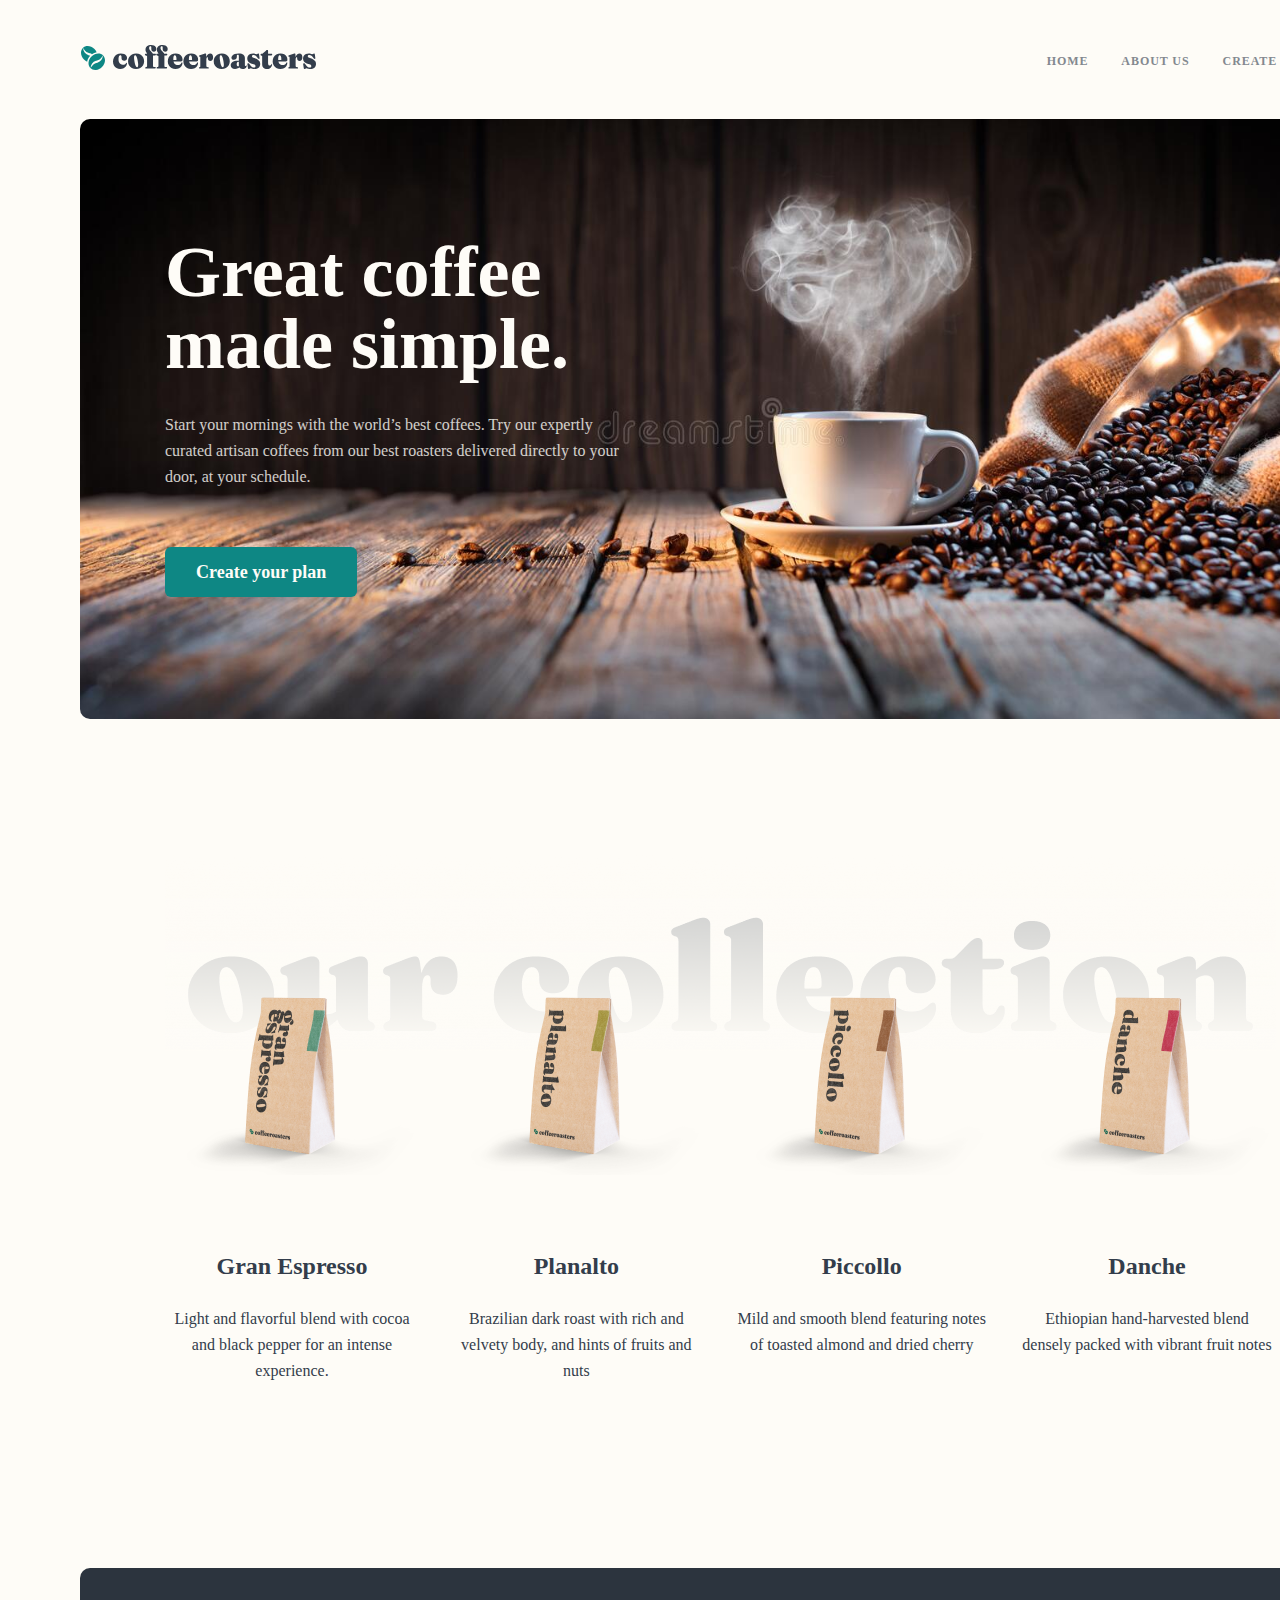
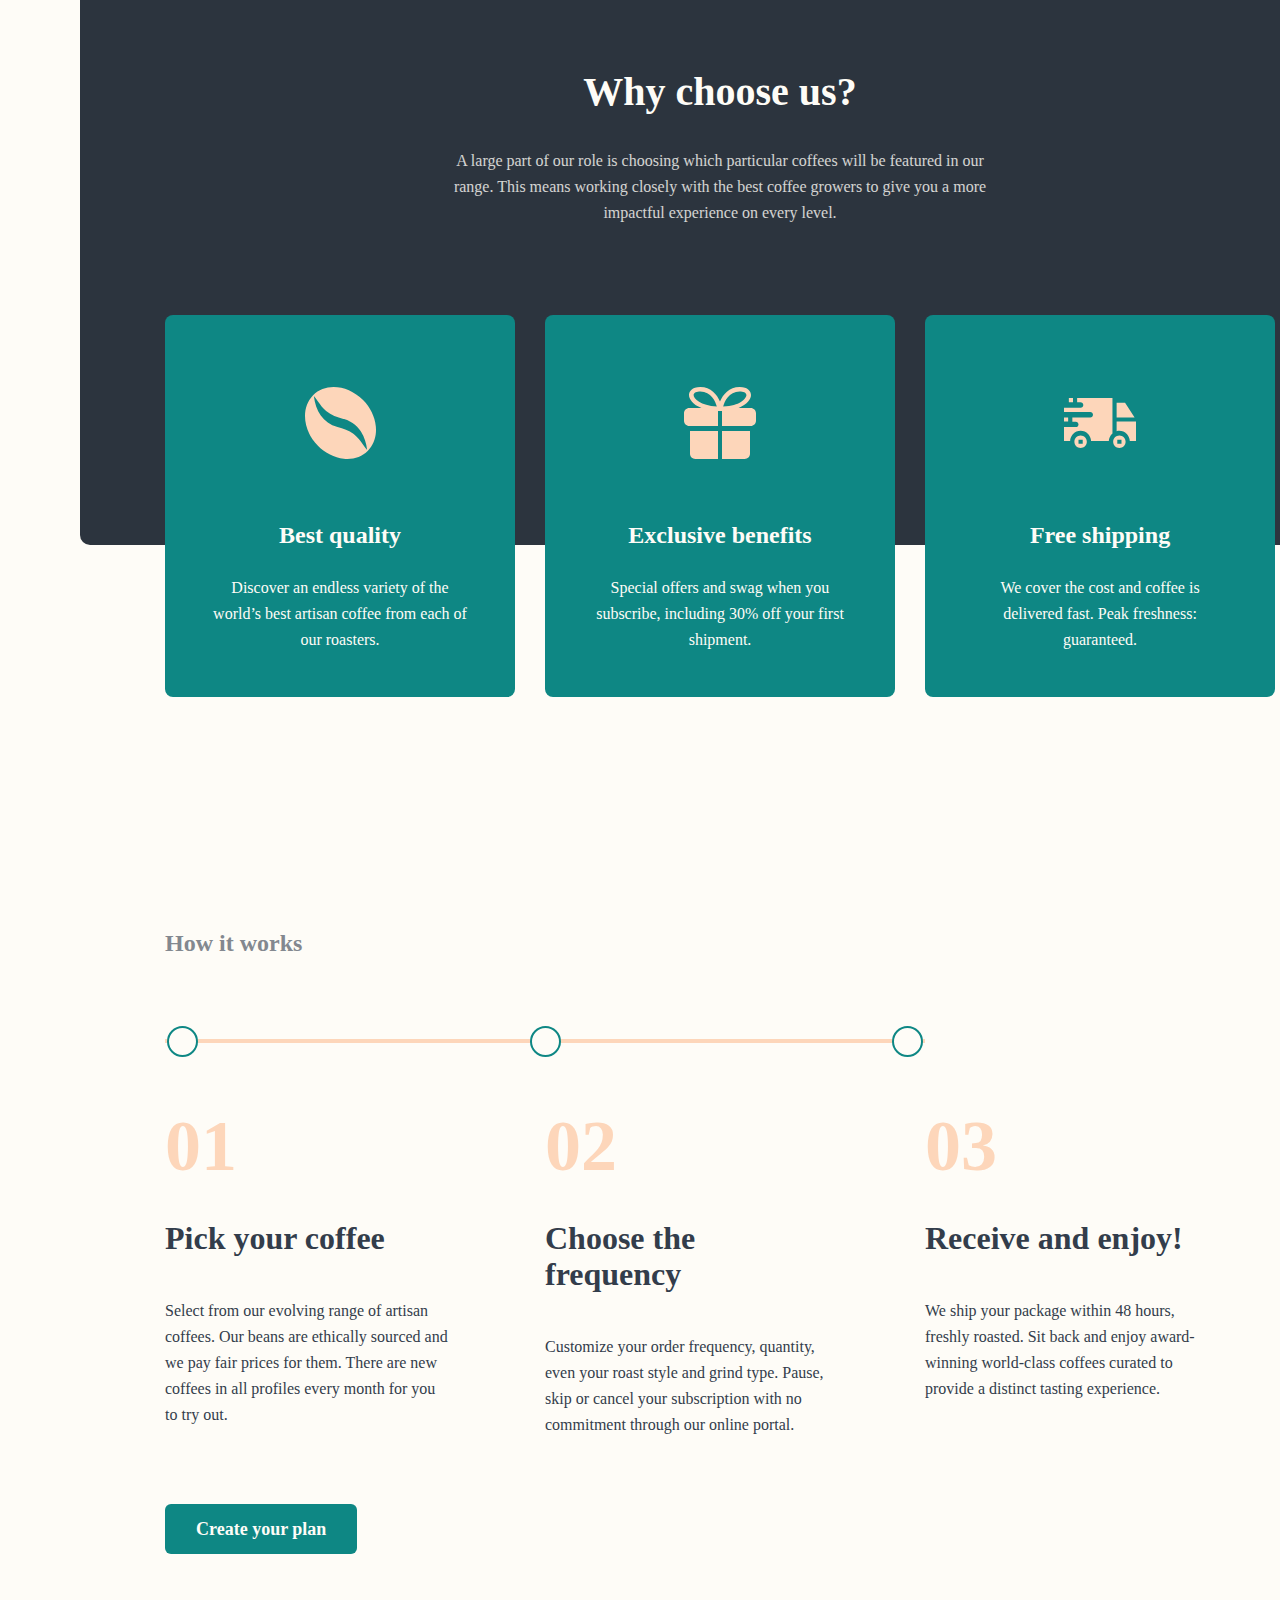
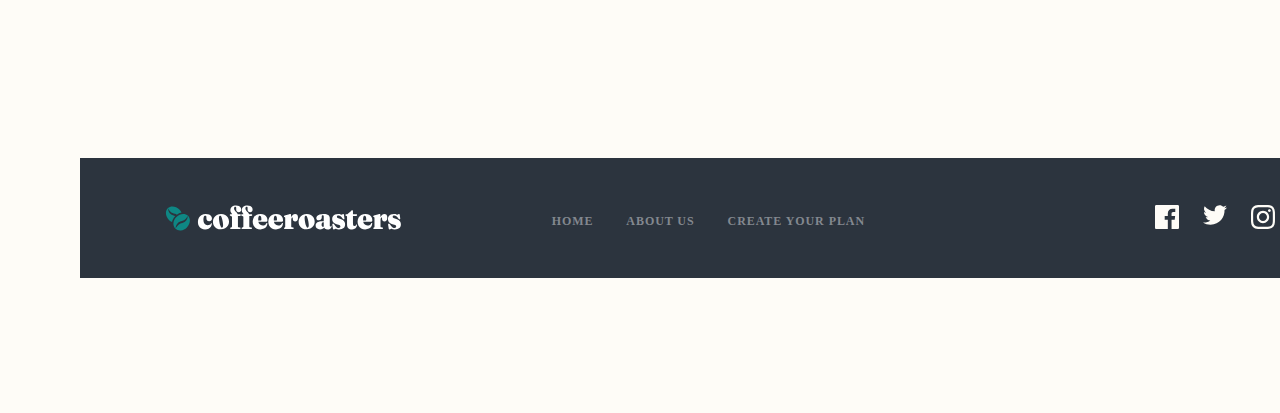
<file: index.html>
<!DOCTYPE html>
<html lang="en">

<head>
    <meta charset="UTF-8">
    <meta http-equiv="X-UA-Compatible" content="IE=edge">
    <meta name="viewport" content="width=device-width, initial-scale=1.0">
    <title>Homework</title>
    <link rel="stylesheet" href="./css/style.css">
</head>

<body>
    <header class="header">
        <div class="header__container">
            <div class="header__content">
                <a href="#"><img src="./imgs/Group 5.svg" alt=""></a>
                <nav class="header__nav">
                    <ul class="header__nav-list">
                        <li class="header__nav-item">
                            <a class="header__nav-link" href="./index.html">HOME</a>
                        </li>
                        <li class="header__nav-item">
                            <a class="header__nav-link" href="./about.html">ABOUT US</a>
                        </li>
                        <li class="header__nav-item">
                            <a class="header__nav-link" href="#">Create your plan</a>
                        </li>
                    </ul>
                </nav>
            </div>
        </div>
    </header>
    <main>
        <section>
            <div class="main__container">
                <div class="main__content">
                    <h2 class="main__paragraph-first">
                        Great coffee
                        made simple.
                    </h2>
                    <p class="main__text-first">
                        Start your mornings with the world’s best coffees. Try our expertly curated artisan coffees from
                        our best roasters delivered directly to your door, at your schedule.
                    </p>
                    <a class="main__btn-first" href="#">Create your plan</a>
                </div>
            </div>
        </section>
        <section>
            <div class="main__container-second">
                <div class="main__content-second">
                    <nav class="main__nav">
                        <ul class="main__nav-list">
                            <li class="main__nav-item">
                                <a href="#"><img class="nav-item__img" src="./imgs/kopi1 copy.png" alt=""></a>
                                <a class="main__nav-link" href="#">
                                    <h3 class="main__paragraph-second">
                                        Gran Espresso
                                    </h3>
                                    <p class="main__text-second">
                                        Light and flavorful blend with cocoa and black pepper
                                        for an intense experience.
                                    </p>
                                </a>
                            </li>
                            <li class="main__nav-item">
                                <a href="#"><img class="nav-item__img" src="./imgs/kopi2.png" alt=""></a>
                                <a class="main__nav-link" href="#">
                                    <h3 class="main__paragraph-second">
                                        Planalto
                                    </h3>
                                    <p class="main__text-second">
                                        Brazilian dark roast with rich and velvety body, and hints of fruits and nuts
                                    </p>
                                </a>
                            </li>
                            <li class="main__nav-item">
                                <a href="#"><img class="nav-item__img" src="./imgs/kopi3.png" alt=""></a>
                                <a class="main__nav-link" href="#">
                                    <h3 class="main__paragraph-second">
                                        Piccollo
                                    </h3>
                                    <p class="main__text-second">
                                        Mild and smooth blend featuring notes of toasted almond and dried cherry
                                    </p>
                                </a>
                            </li>
                            <li class="main__nav-item">
                                <a href="#"><img class="nav-item__img" src="./imgs/kopi4.png" alt=""></a>
                                <a class="main__nav-link" href="#">
                                    <h3 class="main__paragraph-second">
                                        Danche
                                    </h3>
                                    <p class="main__text-second">
                                        Ethiopian hand-harvested blend densely packed with vibrant fruit notes
                                    </p>
                                </a>
                            </li>
                        </ul>
                    </nav>
                </div>
            </div>
        </section>

        <section>
            <div class="main__container-third">
                <div class="main__content-third">
                    <h3 class="content-third__paragraph">Why choose us?</h3>
                    <p class="content-third__text">
                        A large part of our role is choosing which particular coffees will be featured
                        in our range. This means working closely with the best coffee growers to give
                        you a more impactful experience on every level.
                    </p>
                </div>
                <div class="container-third__list">
                    <div class="list__item">
                        <a href="#">
                            <img class="item__img" src="./imgs/coffee-bean.svg" alt="">
                        </a>
                        <div>
                            <h3 class="item__paragraph">
                                Best quality
                            </h3>
                            <p class="item__text">
                                Discover an endless variety of the world’s best artisan coffee from each
                                of our roasters.
                            </p>
                        </div>

                    </div>
                    <div class="list__item">
                        <a href="#">
                            <img class="item__img" src="./imgs/Combined Shape.svg" alt="">
                        </a>
                        <div>
                            <h3 class="item__paragraph">
                                Exclusive benefits
                            </h3>
                            <p class="item__text">
                                Special offers and swag when you subscribe, including 30% off your first shipment.
                            </p>
                        </div>

                    </div>
                    <div class="list__item item-shipping">
                        <a href="#">
                            <img class="item__img" src="./imgs/Combined Shape(1).svg" alt="">
                        </a>
                        <div>
                            <h3 class="item__paragraph">
                                Free shipping
                            </h3>
                            <p class="item__text">
                                We cover the cost and coffee is delivered fast. Peak freshness: guaranteed.
                            </p>
                        </div>

                    </div>
                </div>
            </div>
        </section>

        <section>
            <div class="main__container-fourth">
                <div class="main__content-fourth">
                    <h3 class="content-fourth__paragraph">
                        How it works
                    </h3>
                    <div class="content-fourth__list">
                        <div class="hr-list">
                            <div class="hr__round"></div>
                            <div class="hr__round"></div>
                            <div class="hr__round"></div>
                        </div>
                        <div class="content-fourth__how-it-works">
                            <div class="how-it-works__01">
                                <h1 class="how-it-works__paragraph">01</h1>
                                <h3 class="how-it-works__paragraph-pick">
                                    Pick your
                                    coffee
                                </h3>
                                <p class="how-it-works__text">
                                    Select from our evolving range of artisan coffees. Our beans are ethically sourced
                                    and we pay fair prices for them. There are new coffees in all profiles every month
                                    for you to try out.
                                </p>
                            </div>

                            <div class="how-it-works__01">
                                <h1 class="how-it-works__paragraph">02</h1>
                                <h3 class="how-it-works__paragraph-pick">
                                    Choose the frequency
                                </h3>
                                <p class="how-it-works__text">
                                    Customize your order frequency, quantity, even your roast style and grind type.
                                    Pause, skip or cancel your subscription with no commitment through our online
                                    portal.
                                </p>
                            </div>

                            <div class="how-it-works__01">
                                <h1 class="how-it-works__paragraph">03</h1>
                                <h3 class="how-it-works__paragraph-pick">
                                    Receive and enjoy!
                                </h3>
                                <p class="how-it-works__text">
                                    We ship your package within 48 hours, freshly roasted. Sit back and enjoy
                                    award-winning world-class coffees curated to provide a distinct tasting experience.
                                </p>
                            </div>
                        </div>
                        <a class="plan-btn">Create your plan</a>
                    </div>
                </div>
            </div>
        </section>
    </main>
    <footer>
        <div class="footer__container">
            <div class="footer__content">
                <div class="footer__content-list">
                    <div class="footer__list">
                        <a href="#"><img src="./imgs/Group 5(1).svg" alt=""></a>
                        <nav class="footer__nav">
                            <ul class="footer__nav-list">
                                <li class="footer__nav-item">
                                    <a class="footer__nav-link" href="./index.html">HOME</a>
                                </li>
                                <li class="footer__nav-item">
                                    <a class="footer__nav-link" href="./about.html">ABOUT US</a>
                                </li>
                                <li class="footer__nav-item">
                                    <a class="footer__nav-link" href="#">Create your plan</a>
                                </li>
                            </ul>
                        </nav>
                    </div>
                    <nav>
                        <ul class="footer__nav-list-right">
                            <li class="footer__nav-img-link">
                                <a href="#"><img src="./imgs/Path.svg" alt=""></a>
                            </li>
                            <li class="footer__nav-img-link">
                                <a href="#"><img src="./imgs/Path(1).svg" alt=""></a>
                            </li>
                            <li class="footer__nav-img-link">
                                <a href="#"><img src="./imgs/Shape.svg" alt=""></a>
                            </li>
                        </ul>
                    </nav>
                </div>

            </div>
        </div>
    </footer>
</body>

</html>
</file>
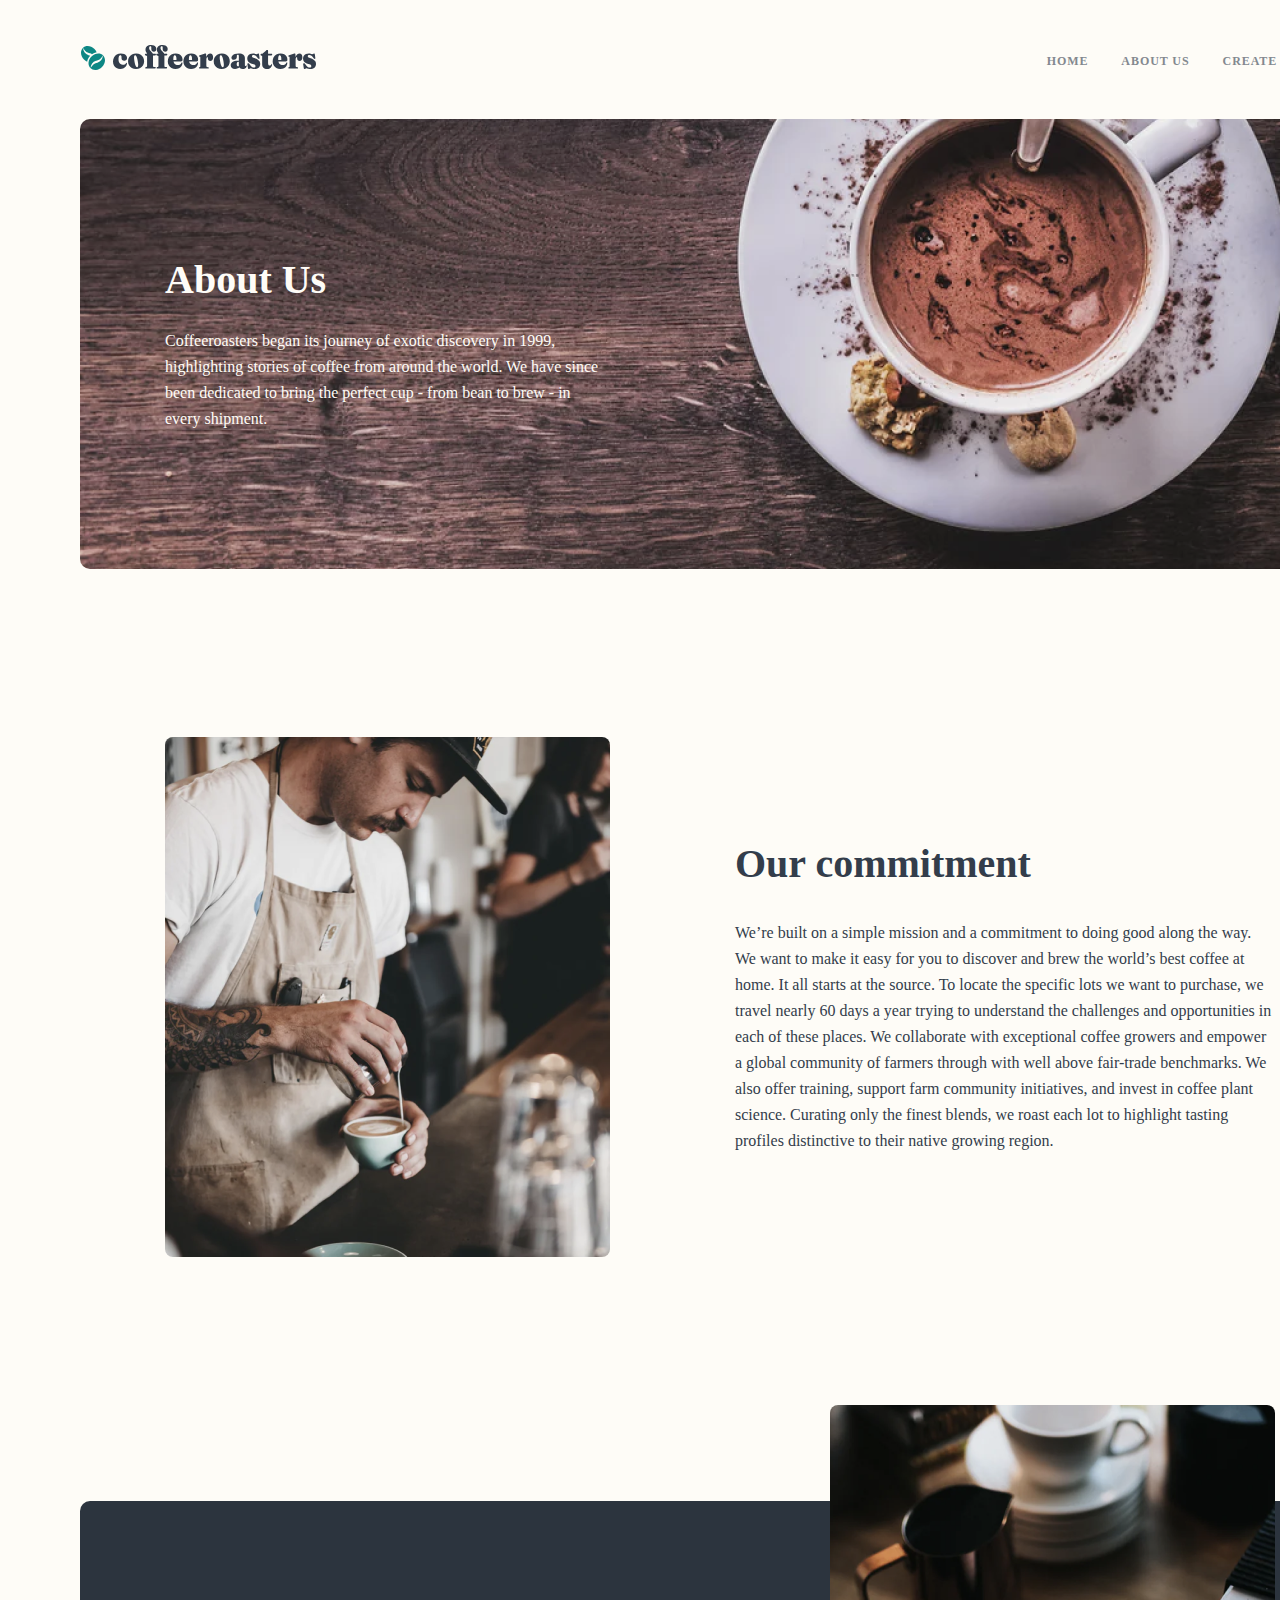
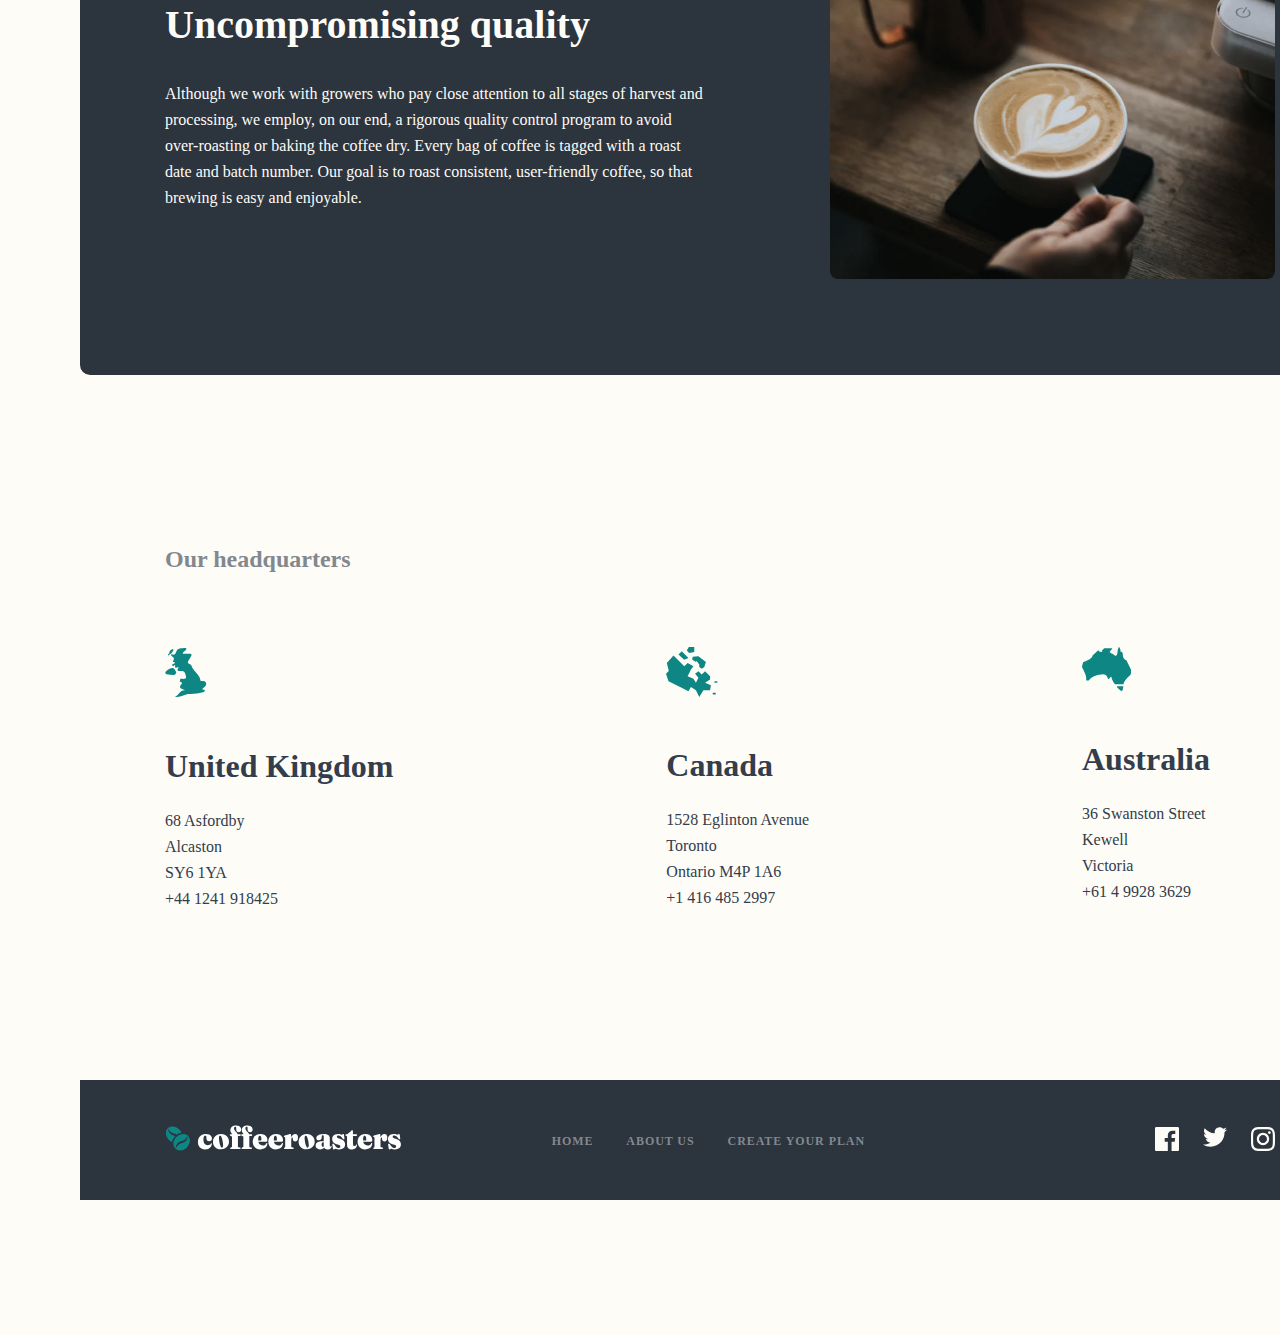
<file: about.html>
<!DOCTYPE html>
<html lang="en">

<head>
    <meta charset="UTF-8">
    <meta http-equiv="X-UA-Compatible" content="IE=edge">
    <meta name="viewport" content="width=device-width, initial-scale=1.0">
    <title>Document</title>
    <link rel="stylesheet" href="./css/about.css">
</head>

<body>
    <header class="header">
        <div class="header__container">
            <div class="header__content">
                <a class="link" href="#"><img src="./imgs/Group 5.svg" alt=""></a>
                <nav class="header__nav">
                    <ul class="header__nav-list">
                        <li class="header__nav-item">
                            <a class="header__nav-link" href="./index.html">HOME</a>
                        </li>
                        <li class="header__nav-item">
                            <a class="header__nav-link" href="./css/">ABOUT US</a>
                        </li>
                        <li class="header__nav-item">
                            <a class="header__nav-link" href="#">Create your plan</a>
                        </li>
                        
                    </ul>
                </nav>
            </div>
        </div>
    </header>
    <main>
        <section>
            <div class="about-main__container-frist">
                <div class="about-main__content-frist">
                    <h1 class="content-frist__paragraph">About Us</h1>
                    <p class="content-frist__text">Coffeeroasters began its journey of exotic discovery in 1999,
                        highlighting stories of coffee from around the world. We have since been dedicated to bring the
                        perfect cup - from bean to brew - in every shipment.</p>

                </div>
            </div>
        </section>
        <section>
            <div class="about-main__container-second">
                <div class="about-main__content-second">
                   <div class="box-img">
                   </div>
                    <div class="about-main__list">
                        <h3 class="list__paragraph">Our commitment</h3>
                        <p class="list__text">We’re built on a simple mission and a commitment to doing good along the
                            way. We want to make it easy for you to discover and brew the world’s best coffee at home.
                            It all starts at the source. To locate the specific lots we want to purchase, we travel
                            nearly 60 days a year trying to understand the challenges and opportunities in each of these
                            places. We collaborate with exceptional coffee growers and empower a global community of
                            farmers through with well above fair-trade benchmarks. We also offer training, support farm
                            community initiatives, and invest in coffee plant science. Curating only the finest blends,
                            we roast each lot to highlight tasting profiles distinctive to their native growing region.
                        </p>
                    </div>
                </div>
            </div>
        </section>

        <section>
            <div class="about-main__container-third">

                <div class="about-main__content-third">
                    <h3 class="content-third__paragraph">Uncompromising quality</h3>
                    <p class="content-third__text">Although we work with growers who pay close attention to all stages
                        of harvest and processing, we employ, on our end, a rigorous quality control program to avoid
                        over-roasting or baking the coffee dry. Every bag of coffee is tagged with a roast date and
                        batch number. Our goal is to roast consistent, user-friendly coffee, so that brewing is easy and
                        enjoyable.</p>
                </div>
                <div class="box__img"></div>
            </div>
        </section>
        <section>
            <div class="about-main__container-fourth">
                <div class="about-main__content-fourth">
                    <h3 class="content-fourth__paragraph">
                        Our headquarters
                    </h3>
                    <nav class="content-fourth__nav">
                        <ul class="nav__list">
                            <li class="nav__item-links">
                                <a href="#"><img src="./imgs/about.img/Combined Shape(1).svg" alt=""></a>
                                <h4 class="item-link__paragraph">United Kingdom</h4>
                                <ul class="item-links__link">
                                    <li class="link__item">68 Asfordby</li>
                                    <li class="link__item">Alcaston</li>
                                    <li class="link__item">SY6 1YA</li>
                                    <li class="link__item">+44 1241 918425</li>
                                </ul>
                            </li>
                        </ul>
                        <ul class="nav__list">
                            <li class="nav__item-links">
                                <a href="#"><img src="./imgs/about.img/Combined Shape.svg" alt=""></a>
                                <h4 class="item-link__paragraph">Canada</h4>
                                <ul class="item-links__link">
                                    <li class="link__item">1528 Eglinton Avenue</li>
                                    <li class="link__item"> Toronto </li>
                                    <li class="link__item">Ontario M4P 1A6 </li>
                                    <li class="link__item">+1 416 485 2997</li>
                                </ul>
                            </li>
                        </ul>
                        <ul class="nav__list">
                            <li class="nav__item-links">
                                <a href="#"><img src="./imgs/about.img/Combined Shape(2).svg" alt=""></a>
                                <h4 class="item-link__paragraph">Australia</h4>
                                <ul class="item-links__link">
                                    <li class="link__item">36 Swanston Street</li>
                                    <li class="link__item">Kewell </li>
                                    <li class="link__item"> Victoria</li>
                                    <li class="link__item">+61 4 9928 3629 </li>
                                </ul>
                            </li>
                        </ul>
                    </nav>
                </div>
            </div>
        </section>
    </main>
    <footer>
        <div class="footer__container">
            <div class="footer__content">
                <div class="footer__list">
                    <a href="#"><img src="./imgs/Group 5(1).svg" alt=""></a>
                    <nav class="footer__nav">
                        <ul class="footer__nav-list">
                            <li class="footer__nav-item">
                                <a class="footer__nav-link" href="./index.html">HOME</a>
                            </li>
                            <li class="footer__nav-item">
                                <a class="footer__nav-link" href="./about.html">ABOUT US</a>
                            </li>
                            <li class="footer__nav-item">
                                <a class="footer__nav-link" href="#">Create your plan</a>
                            </li>
                        </ul>
                    </nav>
                </div>
                <nav>
                    <ul class="footer__nav-list-right">
                        <li class="footer__nav-img-link">
                            <a href="#"><img src="./imgs/Path.svg" alt=""></a>
                        </li>
                        <li class="footer__nav-img-link">
                            <a href="#"><img src="./imgs/Path(1).svg" alt=""></a>
                        </li>
                        <li class="footer__nav-img-link">
                            <a href="#"><img src="./imgs/Shape.svg" alt=""></a>
                        </li>
                    </ul>
                </nav>
            </div>
        </div>
    </footer>
</body>

</html>
</file>
<file: css/style.css>
* {
    margin: 0;
    padding: 0;
    box-sizing: border-box;
}


body {
    font-family: cursive;

}


/* header */


.header__container {
    width: 1440px;
    margin: 0 auto;
    background: #FEFCF7;
}

.header__content {
    width: 1280px;
    margin: 0 auto;
    padding: 44px 0px;
    display: flex;
    align-items: center;
    justify-content: space-between;
}

.header__nav-list {
    display: flex;
}

.header__nav-item {
    list-style-type: none;
    padding-left: 33px;
}

.header__nav-link {
    text-decoration: none;
    font-weight: 700;
    font-size: 12px;
    line-height: 15px;
    letter-spacing: 0.923077px;
    text-transform: uppercase;
    color: #83888F;
}

.header__nav-link:hover {
    color: rgb(255, 119, 16);
    text-decoration: underline;
    transition: 0.2s;

}




/* section 1 */

.main__container {
    width: 1440px;
    margin: 0 auto;
    background: #FEFCF7;
    padding-bottom: 136px;
}

.main__content {
    width: 1280px;
    height: 600px;
    margin: 0 auto;
    padding: 117px 85px;

    background-image: url(../imgs/70228609.jpg);
    background-repeat: round;
    border-radius: 10px;
}

.main__content:hover {
    background-image: url(../imgs/Bitmap.png);

}

.main__paragraph-first {
    width: 540px;
    font-family: 'Fraunces 9pt';
    font-style: normal;
    font-weight: 900;
    font-size: 72px;
    line-height: 72px;
    color: #FEFCF7;
    margin-bottom: 32px;
}

.main__text-first {
    width: 470px;
    font-weight: 400;
    font-size: 16px;
    line-height: 26px;
    color: #FEFCF7;
    mix-blend-mode: normal;
    opacity: 0.8;
    margin-bottom: 70px;
}

.main__btn-first {
    text-decoration: none;
    padding: 15px 31px;
    background: #0e8784;
    border-radius: 6px;
    font-weight: 900;
    font-size: 18px;
    line-height: 25px;
    text-align: center;
    color: #FEFCF7;
}

.main__btn-first:hover {
    background-color: rgb(138, 255, 216);
    background: #66D2CF;
    border-radius: 6px;
    transition: 0.2s;
    box-shadow: 0px 0px 20px 0px #ffffff
}



/* section 2 */

.main__container-second {
    width: 1440px;
    margin: 0 auto;
    background: #FEFCF7;
    padding-bottom: 188.45px;
}

.main__content-second {
    width: 1111px;
    height: 524.55px;
    margin: 0 auto;
    background-image: url(../imgs/Group\ 13.png);
    background-repeat: no-repeat;
    padding-top: 126.55px;
}

.main__nav-list {
    display: flex;
    justify-content: space-between;
}

.main__nav-item {
    list-style-type: none;
}

.nav-item__img {
    margin-bottom: 71.55px;
    transition: transform .4s;
}

.nav-item__img:hover {
    transform: scale(1.4);
}

.main__nav-link {
    text-decoration: none;
}

.main__paragraph-second {
    width: 255px;
    font-weight: 900;
    font-size: 24px;
    line-height: 32px;
    text-align: center;
    color: #333D4B;
    margin-bottom: 24px;
}

.main__paragraph-second:hover {
    text-decoration: underline;
    color: #000;
}

.main__text-second {
    width: 255px;
    font-weight: 400;
    font-size: 16px;
    line-height: 26px;
    text-align: center;
    color: #333D4B;
}

.main__text-second:hover {
    text-decoration: underline #b2b2b2;
    color: rgb(92, 90, 90);
}





/* section 3 */

.main__container-third {
    width: 1440px;
    margin: 0 auto;
    background: #FEFCF7;

}

.main__content-third {
    width: 1280px;
    height: 577px;
    margin: 0 auto;
    padding: 100px 370px;
    background: #2C343E;
    border-radius: 10px;
}

.content-third__paragraph {
    font-weight: 900;
    font-size: 40px;
    line-height: 48px;
    text-align: center;
    color: #FEFCF7;
    margin-bottom: 32px;
}

.content-third__text {
    font-weight: 400;
    font-size: 16px;
    line-height: 26px;
    text-align: center;
    color: #FEFCF7;
    mix-blend-mode: normal;
    opacity: 0.8;
}

.container-third__list {
    position: relative;
    bottom: 230px;
    width: 1110px;
    margin: 0 auto;
    display: flex;
    justify-content: space-between;
}

.list__item {
    width: 350px;
    height: 382px;
    padding: 72px 48px;
    background: #0E8784;
    border-radius: 8px;
    text-align: center;
}

.item__img {
    margin-bottom: 56px;
    transition: transform .4s;

}

.item__img:hover {
    transform: scale(2.3);
}

.item-shipping img {
    padding-top: 11px;
    margin-bottom: 67px;
}

.item__paragraph {
    font-weight: 900;
    font-size: 24px;
    line-height: 32px;
    text-align: center;
    color: #FEFCF7;
    margin-bottom: 24px;
}

.item__text {
    font-weight: 400;
    font-size: 16px;
    line-height: 26px;
    text-align: center;
    color: #FEFCF7;
}






/* section 4 */



.main__container-fourth {
    width: 1440px;
    margin: 0 auto;
    background: #FEFCF7;
    padding-left: 165px;
    padding-bottom: 216px;
}

.main__content-fourth {
    width: 1045px;
}

.content-fourth__paragraph {
    font-weight: 900;
    font-size: 24px;
    line-height: 32px;
    color: #83888F;
    padding-bottom: 80px;
}

.hr-list {
    box-sizing: border-box;
    display: flex;
    justify-content: space-between;
    width: 760px;
    height: 1px;
    border: 2px solid #FDD6BA;
    margin-bottom: 67px;
}

.hr__round {
    position: relative;
    bottom: 15px;
    width: 31px;
    height: 31px;
    border-radius: 100px;
    background: #FEFCF7;
    border: 2px solid #0E8784;
}

.content-fourth__how-it-works {
    width: 1045px;
    display: flex;
    justify-content: space-between;
}

.how-it-works__01 {
    width: 285px;
}

.how-it-works__paragraph {
    font-weight: 900;
    font-size: 72px;
    line-height: 72px;
    color: #FDD6BA;
    margin-bottom: 38px;
}

.how-it-works__paragraph-pick {
    font-weight: 900;
    font-size: 32px;
    line-height: 36px;
    color: #333D4B;
    margin-bottom: 42px;
}

.how-it-works__text {
    font-weight: 400;
    font-size: 16px;
    line-height: 26px;
    color: #333D4B;
    margin-bottom: 79px;
}

.plan-btn {
    text-decoration: none;
    padding: 15px 31px;
    background: #0e8784;
    border-radius: 6px;
    font-weight: 900;
    font-size: 18px;
    line-height: 25px;
    text-align: center;
    color: #FEFCF7;
}

.plan-btn:hover {
    background-color: rgb(138, 255, 216);
    background: #66D2CF;
    border-radius: 6px;
    transition: 0.2s;
    box-shadow: 0px 0px 20px 0px #878787
}






/* footer */

.footer__container {
    width: 1440px;
    margin: 0 auto;
    background: #FEFCF7;
    padding-bottom: 135px;
}

.footer__content {
    width: 1280px;
    height: 120px;
    margin: 0 auto;
    padding: 47px 85px;
    background: #2C343E;

}

.footer__content-list {
    display: flex;
    justify-content: space-between;

}

.footer__list {
    width: 700px;
    display: flex;
    align-items: center;
    justify-content: space-between;
}

.footer__nav-list {
    display: flex;

}

.footer__nav-item {
    list-style-type: none;
    padding-left: 33px;
}

.footer__nav-link {
    text-decoration: none;
    font-weight: 700;
    font-size: 12px;
    line-height: 15px;
    letter-spacing: 0.923077px;
    text-transform: uppercase;
    color: #83888F;

}

.footer__nav-link:hover {
    color: #ffffff;
    text-transform: uppercase;
}

.footer__nav-list-right {
    width: 120px;
    display: flex;
    justify-content: space-between;
}

.footer__nav-img-link {
    list-style-type: none;
    transition: transform .4s;
}

.footer__nav-img-link img:hover {
    transform: scale(1.3);

}


















@media (max-width: 768px) {

    .header__container {
        width: 768px;
    }

    .header__content {
        width: 689px;
    }
}




@media (max-width: 768px) {

    .main__container {
        width: 768px;

    }

    .main__content {
        width: 689px;
        height: 500px;
        padding: 104px 58px;
    }

    .main__paragraph-first {
        width: 370px;
        font-weight: 900;
        font-size: 48px;
        line-height: 48px;
        color: #FEFCF7;
    }
}



@media (max-width:768px) {

    .main__container-second {
        width: 768px;
        padding-bottom: 144.2px;
    }

    .main__content-second {
        width: 689px;
        height: 927px;
        background-image: url(../imgs/14.png);
        padding-top: 51.55px;
        justify-content: center;
    }

    .main__nav-list {
        display: table-row;
        justify-content: none;
    }

    .nav-item__img {
        margin-bottom: 32px;
    }

    .main__nav-item {
        display: flex;
        align-items: center;
        padding-left: 97px;
    }

    .main__paragraph-second {
        text-align: start;
    }

    .main__text-second {
        text-align: start;
    }

}


@media (max-width:768px) {

    .main__container-third {
        width: 768px;
    }

    .main__content-third {
        width: 688px;
        height: 573px;
        padding: 71px 74px;
    }

    .container-third__list {
        position: relative;
        left: 100px;
        bottom: 300px;
        display: table-row;
    }

    .list__item {
        width: 573px;
        height: 180px;
        padding: 41px 70px;
        border-radius: 8px;
        display: flex;
        text-align: center;
        margin-bottom: 24px;
    }

    .item__img {
        transition: transform .4s;
        padding-right: 55px;
    }

    .item__img:hover {
        transform: scale(1.3);
    }

    .item__paragraph {
        text-align: start;
        margin-bottom: 16px;
    }

    .item__text {
        text-align: start;
    }
}



@media (max-width:768px) {

    .main__container-fourth {
        width: 768px;
        padding-left: 39px;
        padding-bottom: 216px;
    }

    .main__content-fourth {
        width: 689px;
    }

    .content-fourth__paragraph {
        font-weight: 900;
        font-size: 24px;
        line-height: 32px;
        color: #83888F;
        padding-bottom: 80px;
    }

    .hr-list {
        width: 487px;
    }

    .content-fourth__how-it-works {
        width: 689px;
        display: flex;
        justify-content: space-between;
    }

    .how-it-works__01 {
        width: 210px;
    }

    .how-it-works__paragraph-pick {
        font-weight: 600;
        font-size: 41px;
        line-height: 43px;
        color: #333D4B;
        margin-bottom: 38px;
    }

    .how-it-works__text {
        font-weight: 400;
        font-size: 16px;
        line-height: 26px;
        color: #333D4B;
        margin-bottom: 79px;
    }

}



@media (max-width:768px) {


    .footer__container {
        width: 768px;
        padding-bottom: 135px;
    }

    .footer__content {
        width: 688px;
        height: 270px;
        margin: 0 auto;
        padding: 54px 180px;
    }

    .footer__content-list {
        width: 283px;
        height: 162px;
        margin: 0 auto;
        display: table-row;
    }

    .footer__list {
        display: table-row;
        text-align: center;
    }

    .footer__list img {
        margin-bottom: 33.56px;
    }

    .footer__nav {
        width: 330px;
        margin: 0 auto;
        margin-bottom: 65px;
    }

    .footer__nav-list-right {
        width: 120px;
        margin: 0 auto;
        display: flex;
    }

}


























/* Mobile */



@media (max-width: 375px) {
    .header__container {
        width: 375px;
    }

    .header__content {
        width: 327px;
    }

    .header__nav-list {
        display: none;
    }
    
}




@media (max-width: 375px) {
    .main__container {
        width: 375px;
    }

    .main__content {
        width: 327px;
        height: 500px;
        text-align: center;
        padding: 100px 24px;
        background-image: url(../imgs/hero-bg-mob.png);

    }

    .main__content:hover {
        background-image: url(../imgs/traditional-coffee-cup-heart-shaped-steam-rustic-wood-70228609.jpg);
    
    }

    .main__paragraph-first {
        width: 300px;
        font-weight: 900;
        font-size: 40px;
        line-height: 40px;
        color: #FEFCF7;
    }

    .main__text-first {
        width: 279px;
        font-size: 15px;
        line-height: 25px;
    }
}


@media (max-width:375px) {

    .main__container-second {
        width: 375px;
        padding-bottom: 200px;
    }

    .main__content-second {
        width: 375px;
        height: 1321px;
        background-image: url(../imgs/Group\ 7.png);
        padding-top: 75px;
    }

    .main__nav {
        text-align: center;
    }

    .main__nav-list {
        display: flex;
        flex-direction: column;
        text-align: center;
    }

    .nav-item__img {
        margin-bottom: 32px;
        width: 200px;
        height: 151px;
    }

    .main__nav-item {
        display: table-row;
        align-items: center;
        margin: 0 auto;
        padding-left: 0;
    }

    .main__paragraph-second {
        text-align: center;
    }

    .main__text-second {
        text-align: center;
        margin-bottom: 48px;
    }

}





@media (max-width:375px) {
    .main__container-third {
        width: 375px;
    }

    .main__content-third {
        width: 327px;
        height: 902px;
        padding: 71px 74px;
    }

    .content-third__paragraph {
        font-weight: 900;
        font-size: 28px;
        line-height: 28px;
        margin-bottom: 32px;
    }

    .content-third__text {
        font-weight: 400;
        font-size: 15px;
        line-height: 25px;
    }

    .container-third__list {
        position: relative;
        left: 50px;
        bottom: 570px;
        display: table-row;
    }

    .list__item {
        width: 279px;
        height: 382px;
        padding: 41px 50px;
        border-radius: 8px;
        flex-direction: column;
        margin-bottom: 24px;
    }

    .item__img {
        padding-right: 5px;
    }

    .item__img:hover {
        transform: scale(1.2);
    }

    .item__paragraph {
        margin-bottom: 16px;
        text-align: center;
    }

    .item__text {
        text-align: center;
    }
}






@media (max-width:375px) {

    .main__container-fourth {
        width: 375px;
        padding-left: 0;
        justify-items: center;
        padding-bottom: 216px;
        text-align: center;
        margin-top: -400px;
    }

    .main__content-fourth {
        width: 327px;
        margin: 0 auto;
        padding: 24px;
    }

    .content-fourth__paragraph {
        font-weight: 900;
        font-size: 24px;
        line-height: 32px;
        text-align: center;
    }

    .hr-list {
        display: none;
    }

    .content-fourth__how-it-works {
        width: auto;
        margin: 0 auto;
        flex-direction: column;
        text-align: center;

    }

    .how-it-works__01 {
        width: auto;
    }

    .how-it-works__paragraph-pick {
        font-weight: 900;
        font-size: 28px;
        line-height: 32px;
        color: #333D4B;
        margin-bottom: 24px;
    }

    .how-it-works__text {
        font-weight: 400;
        font-size: 15px;
        line-height: 25px;
    }

}




@media (max-width:375px) {

    .footer__container {
        width: 375px;
        padding-bottom: 72px;
    }

    .footer__content {
        width: 327px;
        height: 346px;
        margin: 0 auto;
        padding: 54px 0px;
    }

    .footer__content-list {
        width: 217px;
    }

    .footer__list {
        display: table-row;
        text-align: center;
    }

    .footer__nav-list {
        flex-flow: column;
    }

    .footer__nav-item {
        padding-left: 0px;
        padding-bottom: 24px;
    }

    .footer__list img {
        margin-bottom: 34px;
    }

    .footer__nav {
        width: 330px;
        margin: 0 auto;
        margin-bottom: 40px;
    }

    .footer__nav-list-right {
        width: 120px;
        margin: 0 auto;
    }

}
</file>
<file: css/about.css>
* {
    margin: 0;
    padding: 0;
    box-sizing: border-box;
}


body {
    font-family: cursive;

}


/* header */


.header__container {
    width: 1440px;
    margin: 0 auto;
    background: #FEFCF7;
}

.header__content {
    width: 1280px;
    margin: 0 auto;
    padding: 44px 0px;
    display: flex;
    align-items: center;
    justify-content: space-between;
}

.header__nav-list {
    display: flex;
}

.header__nav-item {
    list-style-type: none;
    padding-left: 33px;
}

.header__nav-link {
    text-decoration: none;
    font-weight: 700;
    font-size: 12px;
    line-height: 15px;
    letter-spacing: 0.923077px;
    text-transform: uppercase;
    color: #83888F;
}

.header__nav-link:hover {
    color: rgb(255, 119, 16);
    text-decoration: underline;
    transition: 0.2s;

}



/* section 1 */

.about-main__container-frist {
    width: 1440px;
    margin: 0 auto;
    background: #FEFCF7;
    padding-bottom: 168px;
}

.about-main__content-frist {
    width: 1280px;
    height: 450px;
    margin: 0 auto;
    padding: 137px 85px;
    background-image: url(../imgs/about.img/Bitmap.png);
    background-repeat: no-repeat;
    border-radius: 10px;
}

.content-frist__paragraph {
    font-weight: 900;
    font-size: 40px;
    line-height: 48px;
    color: #FEFCF7;
    margin-bottom: 24px;
}

.content-frist__text {
    width: 445px;
    font-weight: 400;
    font-size: 16px;
    line-height: 26px;
    color: #FEFCF7;
}







/* section 2 */


.about-main__container-second {
    width: 1440px;
    margin: 0 auto;
    background: #FEFCF7;
    padding-bottom: 244px;

}

.box-img {
    width: 445px;
    height: 520px;
    background-image: url(../imgs/about.img/Bitmap\(1\).png);
    border-radius: 8px;
}

.about-main__content-second {
    width: 1110px;
    height: 520px;
    margin: 0 auto;
    display: flex;
    justify-content: space-between;
    align-items: center;
}

.about-main__list {
    width: 540px;
}

.list__paragraph {
    font-weight: 900;
    font-size: 40px;
    line-height: 48px;
    color: #333D4B;
    margin-bottom: 32px;
}

.list__text {
    font-weight: 400;
    font-size: 16px;
    line-height: 26px;
    color: #333D4B;
}





/* section 3 */

.about-main__container-third {

    width: 1440px;
    height: 474px;
    margin: 0 auto;
    background: #FEFCF7;
}

.about-main__content-third {
    width: 1280px;
    height: 474px;
    margin: 0 auto;
    background: #2C343E;
    border-radius: 10px;
    padding: 100px 85px;
}

.content-third__paragraph {
    font-weight: 900;
    font-size: 40px;
    line-height: 48px;
    color: #FEFCF7;
    margin-bottom: 32px;
}

.content-third__text {
    width: 540px;
    font-weight: 400;
    font-size: 16px;
    line-height: 26px;
    color: #FEFCF7;
}

.box__img {
    position: relative;
    left: 830px;
    bottom: 570px;
    width: 445px;
    height: 474px;
    background-image: url(../imgs/about.img/Bitmap\(2\).png);
    border-radius: 8px;
}





/* section 4 */



.about-main__container-fourth {
    width: 1440px;
    margin: 0 auto;
    background: #FEFCF7;
    padding-left: 165px;
    padding-top: 168px;
    padding-bottom: 168px;
}


.about-main__content-fourth {
    width: 1045px;


}

.content-fourth__paragraph {
    font-weight: 900;
    font-size: 24px;
    line-height: 32px;
    color: #83888F;
    margin-bottom: 72px;
}

.content-fourth__nav {
    width: 1045px;
    display: flex;
    justify-content: space-between;
}

.nav__item-links {
    list-style-type: none;
}

.nav__item-links img {
    margin-bottom: 45.93px;
    transition: transform .4s;
}

.nav__item-links img:hover {
    transform: scale(1.8);
}

.item-link__paragraph {
    font-weight: 900;
    font-size: 32px;
    line-height: 36px;
    color: #333D4B;
    margin-bottom: 24px;
}

.item-links__link {
    list-style-type: none;
}

.link__item {
    font-weight: 400;
    font-size: 16px;
    line-height: 26px;



    color: #333D4B;
}









/* footer */

.footer__container {
    width: 1440px;
    margin: 0 auto;
    background: #FEFCF7;
    padding-bottom: 135px;
}

.footer__content {
    width: 1280px;
    height: 120px;
    margin: 0 auto;
    padding: 47px 85px;
    background: #2C343E;
    display: flex;
    justify-content: space-between;

}

.footer__list {
    width: 700px;
    display: flex;
    align-items: center;
    justify-content: space-between;
}

.footer__nav-list {
    display: flex;

}

.footer__nav-item {
    list-style-type: none;
    padding-left: 33px;
}

.footer__nav-link {
    text-decoration: none;
    font-weight: 700;
    font-size: 12px;
    line-height: 15px;
    letter-spacing: 0.923077px;
    text-transform: uppercase;
    color: #83888F;

}

.footer__nav-link:hover {
    color: #ffffff;
    text-transform: uppercase;
}

.footer__nav-list-right {
    width: 120px;
    display: flex;
    justify-content: space-between;
}

.footer__nav-img-link {
    list-style-type: none;
    transition: transform .4s;
}

.footer__nav-img-link img:hover {
    transform: scale(1.3);

}














/* @media */

@media (max-width: 768px) {

    .header__container {
        width: 768px;
    }

    .header__content {
        width: 689px;
    }
}





@media (max-width: 768px) {

    .about-main__container-frist {
        width: 768px;
        padding-bottom: 168px;
    }

    .about-main__content-frist {
        width: 689px;
        height: 400px;
        padding: 118px 58px;
        background-image: url(../imgs/bit.png);
    }

    .content-frist__text {
        width: 398px;
    }


}






@media (max-width: 768px) {

    .about-main__container-second {
        width: 768px;
        margin: 0 auto;
        padding-left: 40px;
        padding-right: 40px;
        background: #FEFCF7;
        padding-bottom: 244px;


    }

    .box-img {
        width: 281px;
        height: 470px;
        background-image: url(..//imgs/bit3.png);
        border-radius: 8px;
    }

    .about-main__content-second {
        width: 698px;
        margin: 0px;
    }

    .about-main__list {
        width: 339px;
    }

    .list__paragraph {
        font-weight: 900;
        font-size: 32px;
    }

    .list__text {
        width: 339px;
        font-weight: 400;
        font-size: 15px;
        line-height: 25px;
    }



}


@media (max-width: 768px) {
    .about-main__container-third {

        width: 768px;
        margin: 0 auto;
        background: #FEFCF7;

    }

    .about-main__content-third {
        width: 688px;
        height: 488px;
        margin: 0 auto;
        background: #2C343E;
        border-radius: 10px;
        padding: 224px 74px;
        text-align: center;
        margin-bottom: 200px;
    }

    .content-third__paragraph {
        font-weight: 900;
        font-size: 40px;
        line-height: 48px;
        color: #FEFCF7;
        margin-bottom: 32px;
    }

    .content-third__text {
        width: 540px;
        font-weight: 400;
        font-size: 16px;
        line-height: 26px;
        color: #FEFCF7;
    }

    .box__img {
        position: relative;
        left: 100px;
        bottom: 840px;
        width: 573px;
        height: 320px;
        background-image: url(../imgs/bit4.png);
        border-radius: 8px;
    }


}




@media (max-width: 768px) {

    .about-main__container-fourth {
        width: 768px;
        margin: 0 auto;
        background: #FEFCF7;
        padding-left: 40px;
        padding-top: 144px;
        padding-bottom: 168px;
    }


    .about-main__content-fourth {
        width: 688px;


    }

    .content-fourth__paragraph {
        font-weight: 900;
        font-size: 24px;
        line-height: 32px;
        color: #83888F;
        margin-bottom: 72px;
    }

    .content-fourth__nav {
        width: 600px;
        display: flex;
        justify-content: space-between;
    }

    .nav__item-links {
        list-style-type: none;
    }

    .nav__item-links img {
        margin-bottom: 45.93px;
        transition: transform .4s;
    }

    .nav__item-links img:hover {
        transform: scale(1.8);
    }

    .item-link__paragraph {
        font-weight: 900;
        font-size: 32px;
        line-height: 36px;
        color: #333D4B;
        margin-bottom: 24px;
    }

    .item-links__link {
        list-style-type: none;
    }

    .link__item {
        font-weight: 400;
        font-size: 16px;
        line-height: 26px;



        color: #333D4B;
    }

}




@media (max-width:768px) {


    .footer__container {
        width: 768px;
        padding-bottom: 135px;
    }

    .footer__content {
        width: 688px;
        height: 270px;
        margin: 0 auto;
        padding: 62px 70px;
        flex-direction: column;

    }

    .footer__content-list {
        width: 283px;
        height: 162px;
        margin: 0 auto;
        display: table-row;
        flex-direction: column;
    }

    .footer__list {
        width: 550px;
        display: table-row;
        text-align: center;
    }

    .footer__list img {
        margin-bottom: 33.56px;
    }

    .footer__nav {
        width: 330px;
        margin: 0 auto;
        margin-bottom: 65px;
    }

    .footer__nav-list-right {
        width: 120px;
        margin: 0 auto;
        display: flex;
    }

}













/* Mobile */





@media (max-width: 375px) {
    .header__container {
        width: 375px;
    }

    .header__content {
        width: 327px;

    }


    .header__nav-list {
        display: none;

    }


}







@media (max-width: 375px) {

    .about-main__container-frist {
        width: 375px;
        padding-bottom: 168px;
    }

    .about-main__content-frist {
        width: 327px;
        height: 400px;
        padding: 111px 24px;
        background-image: url(../imgs/bit6.png);

        text-align: center;

    }

    .content-frist__text {
        width: 279px;
    }


}






@media (max-width: 375px) {

    .about-main__container-second {
        width: 375px;
        margin: 0 auto;
        padding-left: 24px;
        padding-right: 24px;
        background: #FEFCF7;
        padding-bottom: 244px;


    }

    .box-img {
        width: 281px;
        height: 470px;
        background-image: url(../imgs/bit3.png);
        border-radius: 8px;
    }

    .about-main__content-second {
        width: 327px;
        height: 901px;
        margin: 0px;
        flex-direction: column;
    }

    .about-main__list {
        width: 339px;
        text-align: center;
    }

    .list__paragraph {
        font-weight: 900;
        font-size: 32px;
    }

    .list__text {
        width: 327px;
        font-weight: 400;
        font-size: 15px;
        line-height: 25px;
    }



}


@media (max-width: 375px) {
    .about-main__container-third {

        width: 375px;
        margin: 0 auto;
        background: #FEFCF7;

    }

    .about-main__content-third {
        width: 327px;
        height: 509px;
        margin: 0 auto;
        background: #2C343E;
        border-radius: 10px;
        padding: 115px 24px;
        text-align: center;
        margin-bottom: 200px;
    }

    .content-third__paragraph {
        width: 279px;
        font-weight: 900;
        font-size: 40px;
        line-height: 48px;
        color: #FEFCF7;
        margin-bottom: 32px;
    }

    .content-third__text {
        width: 279px;
        font-weight: 400;
        font-size: 16px;
        line-height: 26px;
        color: #FEFCF7;
    }

    .box__img {
        position: relative;
        left: 48px;
        bottom: 780px;
        width: 279px;
        height: 156px;
        ;
        background-image: url(../imgs/ww.png);
        border-radius: 8px;
    }


}




@media (max-width: 375px) {

    .about-main__container-fourth {
        width: 375px;
        margin: 0 auto;
        background: #FEFCF7;
        padding-left: 0px;
        padding-top: 144px;
        padding-bottom: 168px;
    }


    .about-main__content-fourth {
        width: 327px;
        height: 1044px;
        margin: 0 auto;
        text-align: center;


    }

    .content-fourth__paragraph {
        font-weight: 900;
        font-size: 24px;
        line-height: 32px;
        color: #83888F;
        margin-bottom: 72px;
    }

    .content-fourth__nav {
        width: 327px;

        text-align: center;
        flex-direction: column;
        justify-content: space-between;
    }

    .nav__item-links {
        list-style-type: none;
    }

    .nav__item-links img {
        margin-bottom: 45.93px;
        transition: transform .4s;
    }

    .nav__item-links img:hover {
        transform: scale(1.8);
    }

    .item-link__paragraph {
        font-weight: 900;
        font-size: 32px;
        line-height: 36px;
        color: #333D4B;
        margin-bottom: 24px;
    }

    .item-links__link {
        list-style-type: none;
    }

    .link__item {
        font-weight: 400;
        font-size: 16px;
        line-height: 26px;
        color: #333D4B;
    }

}





@media (max-width:375px) {

    .footer__container {
        width: 375px;
        padding-bottom: 72px;
    }

    .footer__content {
        width: 327px;
        height: 346px;
        margin: 0 auto;
        padding: 54px 0px;
    }

    .footer__content-list {
        width: 217px;
    }

    .footer__list {
        width: 328px;
        display: table-row;
        text-align: center;
    }

    .footer__nav-list {
        flex-flow: column;
    }

    .footer__nav-item {
        padding-left: 0px;
        padding-bottom: 24px;
    }

    .footer__list img {
        margin-bottom: 34px;
    }

    .footer__nav {
        width: 330px;
        margin: 0 auto;
        margin-bottom: 40px;
    }

    .footer__nav-list-right {
        width: 120px;
        margin: 0 auto;
    }

}
</file>
